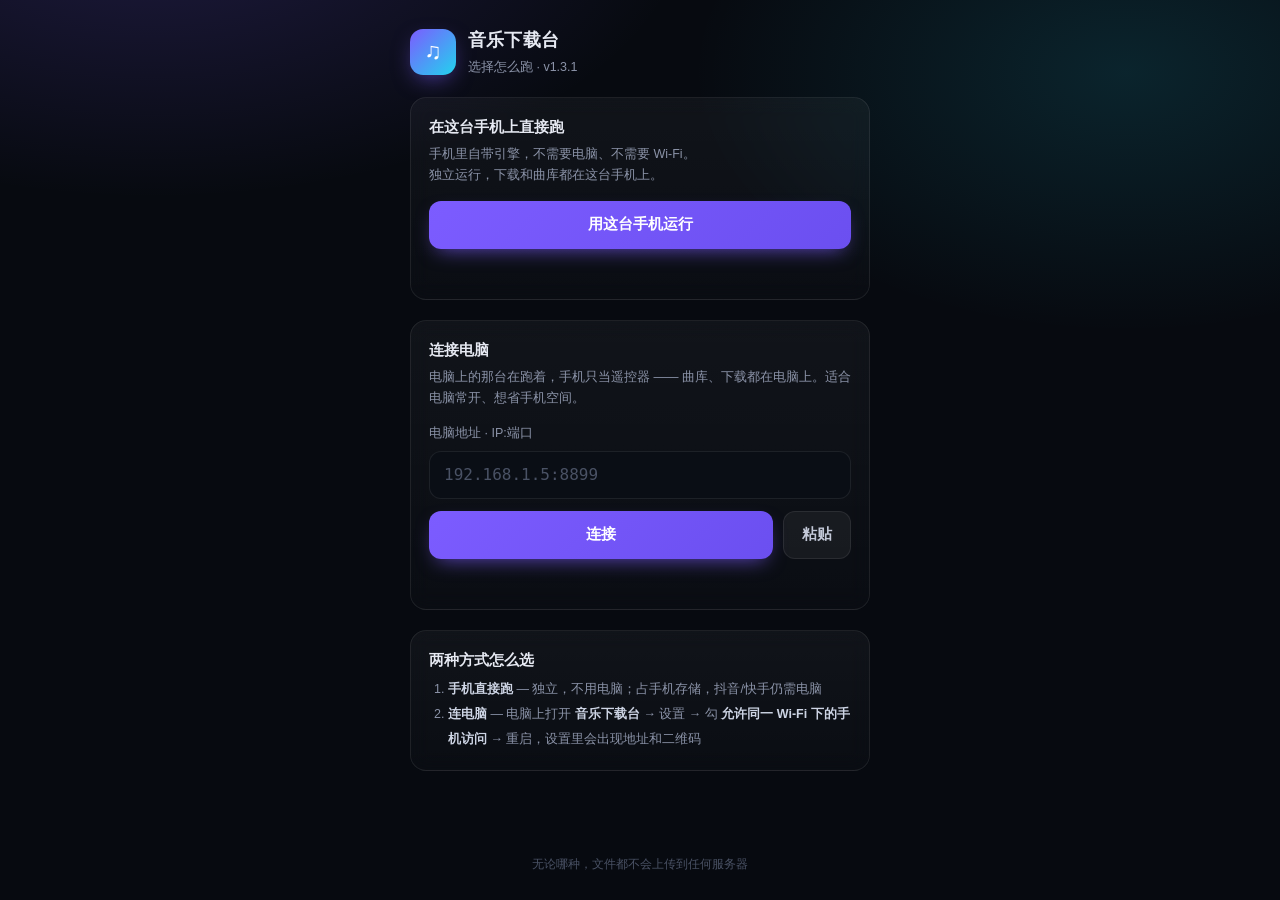
<file: android/app/src/main/assets/setup.html>
<!doctype html>
<html lang="zh-CN">
<head>
<meta charset="utf-8">
<meta name="viewport" content="width=device-width,initial-scale=1,viewport-fit=cover">
<meta name="theme-color" content="#070a10">
<title>连接电脑</title>
<style>
  :root{
    --bg:#070a10; --card:#0d1119; --line:rgba(255,255,255,.08);
    --text:#e6e9f2; --muted:#8b93a8; --accent:#7c5cff; --accent2:#22d3ee;
  }
  *{box-sizing:border-box;-webkit-tap-highlight-color:transparent}
  html,body{margin:0;height:100%}
  body{
    background:
      radial-gradient(900px 480px at 12% -10%, rgba(124,92,255,.20), transparent 60%),
      radial-gradient(700px 420px at 88% 8%, rgba(34,211,238,.13), transparent 62%),
      var(--bg);
    color:var(--text);
    font:15px/1.65 -apple-system,BlinkMacSystemFont,"PingFang SC","Microsoft YaHei",sans-serif;
    padding:calc(env(safe-area-inset-top,0px) + 26px) 20px calc(env(safe-area-inset-bottom,0px) + 26px);
    display:flex; flex-direction:column; min-height:100%;
  }
  .wrap{width:100%;max-width:460px;margin:0 auto;display:flex;flex-direction:column;gap:20px;flex:1}

  .brand{display:flex;align-items:center;gap:12px}
  .logo{
    width:46px;height:46px;border-radius:13px;flex:none;
    background:linear-gradient(135deg,#7c5cff,#22d3ee);
    display:grid;place-items:center;font-size:23px;color:#fff;
    box-shadow:0 8px 22px -6px rgba(124,92,255,.6);
  }
  .brand h1{margin:0;font-size:18px;font-weight:650;letter-spacing:.2px}
  .brand p{margin:1px 0 0;font-size:12.5px;color:var(--muted)}

  .card{
    background:linear-gradient(180deg,rgba(255,255,255,.045),rgba(255,255,255,.015));
    border:1px solid var(--line); border-radius:16px; padding:18px;
    backdrop-filter:blur(10px);
  }
  .card h2{margin:0 0 4px;font-size:14.5px;font-weight:600}
  .card .sub{margin:0 0 14px;font-size:12.5px;color:var(--muted);line-height:1.7}

  label{display:block;font-size:12.5px;color:var(--muted);margin:0 0 7px}
  input{
    width:100%; height:48px; padding:0 14px; font-size:16px; color:var(--text);
    background:#0a0e15; border:1px solid var(--line); border-radius:12px; outline:none;
    font-family:ui-monospace,SFMono-Regular,Menlo,Consolas,monospace;
  }
  input:focus{border-color:rgba(124,92,255,.65);box-shadow:0 0 0 3px rgba(124,92,255,.14)}
  input::placeholder{color:#4a5265}

  .row{display:flex;gap:10px;margin-top:12px}
  button{
    flex:1; height:48px; border:0; border-radius:12px; font-size:15px; font-weight:600;
    color:#fff; background:linear-gradient(135deg,var(--accent),#6b4ff0);
    box-shadow:0 8px 20px -8px rgba(124,92,255,.75);
  }
  button:active{transform:translateY(1px)}
  button.ghost{
    flex:none; padding:0 18px; color:#c3c9d8; background:rgba(255,255,255,.05);
    border:1px solid var(--line); box-shadow:none;
  }

  .status{margin-top:12px;font-size:13px;min-height:20px;color:var(--muted)}
  .status.ok{color:#34d399}
  .status.bad{color:#f87171}

  ol{margin:0;padding-left:19px;color:var(--muted);font-size:12.5px;line-height:2}
  ol b{color:#cdd4e4;font-weight:600}
  code{
    background:#12161f;border:1px solid var(--line);border-radius:6px;
    padding:1px 6px;color:#a78bfa;font-size:12px;
    font-family:ui-monospace,Menlo,Consolas,monospace;
  }
  .foot{margin-top:auto;text-align:center;font-size:11.5px;color:#4a5265;padding-top:14px}
</style>
</head>
<body>
<div class="wrap">

  <div class="brand">
    <div class="logo">♫</div>
    <div>
      <h1>音乐下载台</h1>
      <p>选择怎么跑 · <span id="ver">v1.3.1</span></p>
    </div>
  </div>

  <div class="card">
    <h2>在这台手机上直接跑</h2>
    <p class="sub">手机里自带引擎，不需要电脑、不需要 Wi-Fi。<br>独立运行，下载和曲库都在这台手机上。</p>
    <button id="btnLocal" style="width:100%">用这台手机运行</button>
    <div class="status" id="localStatus"></div>
  </div>

  <div class="card">
    <h2>连接电脑</h2>
    <p class="sub">电脑上的那台在跑着，手机只当遥控器 —— 曲库、下载都在电脑上。适合电脑常开、想省手机空间。</p>
    <label for="addr">电脑地址 · IP:端口</label>
    <input id="addr" inputmode="url" autocomplete="off" autocapitalize="off" spellcheck="false"
           placeholder="192.168.1.5:8899">
    <div class="row">
      <button id="btnGo">连接</button>
      <button class="ghost" id="btnPaste">粘贴</button>
    </div>
    <div class="status" id="status"></div>
  </div>

  <div class="card">
    <h2>两种方式怎么选</h2>
    <ol>
      <li><b>手机直接跑</b> — 独立，不用电脑；占手机存储，抖音/快手仍需电脑</li>
      <li><b>连电脑</b> — 电脑上打开 <b>音乐下载台</b> → 设置 → 勾 <b>允许同一 Wi-Fi 下的手机访问</b> → 重启，设置里会出现地址和二维码</li>
    </ol>
  </div>

  <div class="foot">无论哪种，文件都不会上传到任何服务器</div>
</div>

<script>
(function () {
  var addr = document.getElementById('addr');
  var statusEl = document.getElementById('status');
  var btnGo = document.getElementById('btnGo');
  var btnPaste = document.getElementById('btnPaste');
  var btnLocal = document.getElementById('btnLocal');
  var localStatus = document.getElementById('localStatus');
  var ipPrefix = '';

  function setStatus(msg, kind) {
    statusEl.textContent = msg || '';
    statusEl.className = 'status' + (kind ? ' ' + kind : '');
  }

  function setLocal(msg, kind, done) {
    localStatus.textContent = msg || '';
    localStatus.className = 'status' + (kind ? ' ' + kind : '');
    btnLocal.disabled = !!done;
  }

  /* ---------- 在这台手机上跑 ---------- */

  btnLocal.addEventListener('click', function () {
    if (!window.MDNative || !window.MDNative.useLocal) {
      setLocal('浏览器预览模式：装到手机上才有本机引擎', 'bad');
      return;
    }
    setLocal('正在启动引擎…（第一次要几秒）');
    btnLocal.disabled = true;
    // useLocal 要加载整个 CPython，同步调用会卡 UI，挪到下一帧再干
    setTimeout(function () {
      var url = '';
      try {
        url = window.MDNative.useLocal() || '';
      } catch (e) {
        setLocal('启动失败：' + (e && e.message ? e.message : e), 'bad');
        btnLocal.disabled = false;
        return;
      }
      if (!url) {
        setLocal('引擎没能起来，换「连接电脑」试试', 'bad');
        btnLocal.disabled = false;
        return;
      }
      setLocal('引擎已启动，正在打开…', 'ok', true);
      setTimeout(function () { window.MDNative.openApp(); }, 380);
    }, 60);
  });

  /** 用户可能填 192.168.1.5 / http://... / 带路径，统一成 http://host:port */
  function normalize(raw) {
    var s = String(raw || '').trim();
    if (!s) return '';
    s = s.replace(/^https?:\/\//i, '').replace(/\/.*$/, '').replace(/\s+/g, '');
    if (!/:\d+$/.test(s)) s += ':8899';
    return 'http://' + s;
  }

  function probe(base) {
    return fetch(base + '/api/ping', { cache: 'no-store', mode: 'cors' })
      .then(function (r) { return r.ok ? r.json() : Promise.reject(new Error('HTTP ' + r.status)); });
  }

  function connect() {
    var base = normalize(addr.value);
    if (!base) { setStatus('先填地址', 'bad'); addr.focus(); return; }
    addr.value = base.replace(/^http:\/\//, '');
    setStatus('正在连接…');
    btnGo.disabled = true;

    probe(base).then(function (j) {
      if (!j || !j.ok) throw new Error('返回不正常');
      setStatus('连上了 · v' + (j.version || '?') + '，正在打开…', 'ok');
      if (window.MDNative) {
        window.MDNative.useRemote(base);
        setTimeout(function () { window.MDNative.openApp(); }, 420);
      } else {
        setStatus('连上了（浏览器预览模式，保存不了地址）', 'ok');
      }
    }).catch(function (e) {
      setStatus('连不上：' + (e && e.message ? e.message : '检查地址和 Wi-Fi'), 'bad');
      btnGo.disabled = false;
    });
  }

  btnGo.addEventListener('click', connect);
  addr.addEventListener('keydown', function (e) { if (e.key === 'Enter') connect(); });

  btnPaste.addEventListener('click', function () {
    var text = '';
    try {
      if (window.MDNative && window.MDNative.readClipboard) text = window.MDNative.readClipboard();
    } catch (e) { /* ignore */ }
    if (text) {
      // 从「http://192.168.1.5:8899/m」这种整段里也能挑出地址
      var m = String(text).match(/(\d{1,3}(?:\.\d{1,3}){3})(?::(\d{2,5}))?/);
      addr.value = m ? (m[1] + (m[2] ? ':' + m[2] : '')) : text.trim();
      setStatus('已粘贴', 'ok');
      connect();
      return;
    }
    if (navigator.clipboard && navigator.clipboard.readText) {
      navigator.clipboard.readText().then(function (t) {
        addr.value = String(t || '').trim();
        setStatus(t ? '已粘贴' : '剪贴板是空的', t ? 'ok' : 'bad');
      }).catch(function () { setStatus('长按输入框手动粘贴', 'bad'); });
    } else {
      setStatus('长按输入框手动粘贴', 'bad');
    }
  });

  // Java 侧在页面加载完后注入：上次的模式 / 电脑地址 / 本机网段
  window.MDInit = function (saved, prefix, mode) {
    ipPrefix = prefix || '';
    if (mode === 'local') {
      setLocal('上次就是用本机引擎跑的，点上面按钮启动它');
    } else if (saved) {
      addr.value = String(saved).replace(/^http:\/\//, '');
      setStatus('上次连的是这个，点「连接」继续', 'ok');
    } else if (ipPrefix) {
      addr.placeholder = ipPrefix + '1:8899';
    }
    try {
      if (window.MDNative && window.MDNative.version) {
        document.getElementById('ver').textContent = 'v' + window.MDNative.version();
      }
    } catch (e) { /* ignore */ }
  };
})();
</script>
</body>
</html>
</file>
